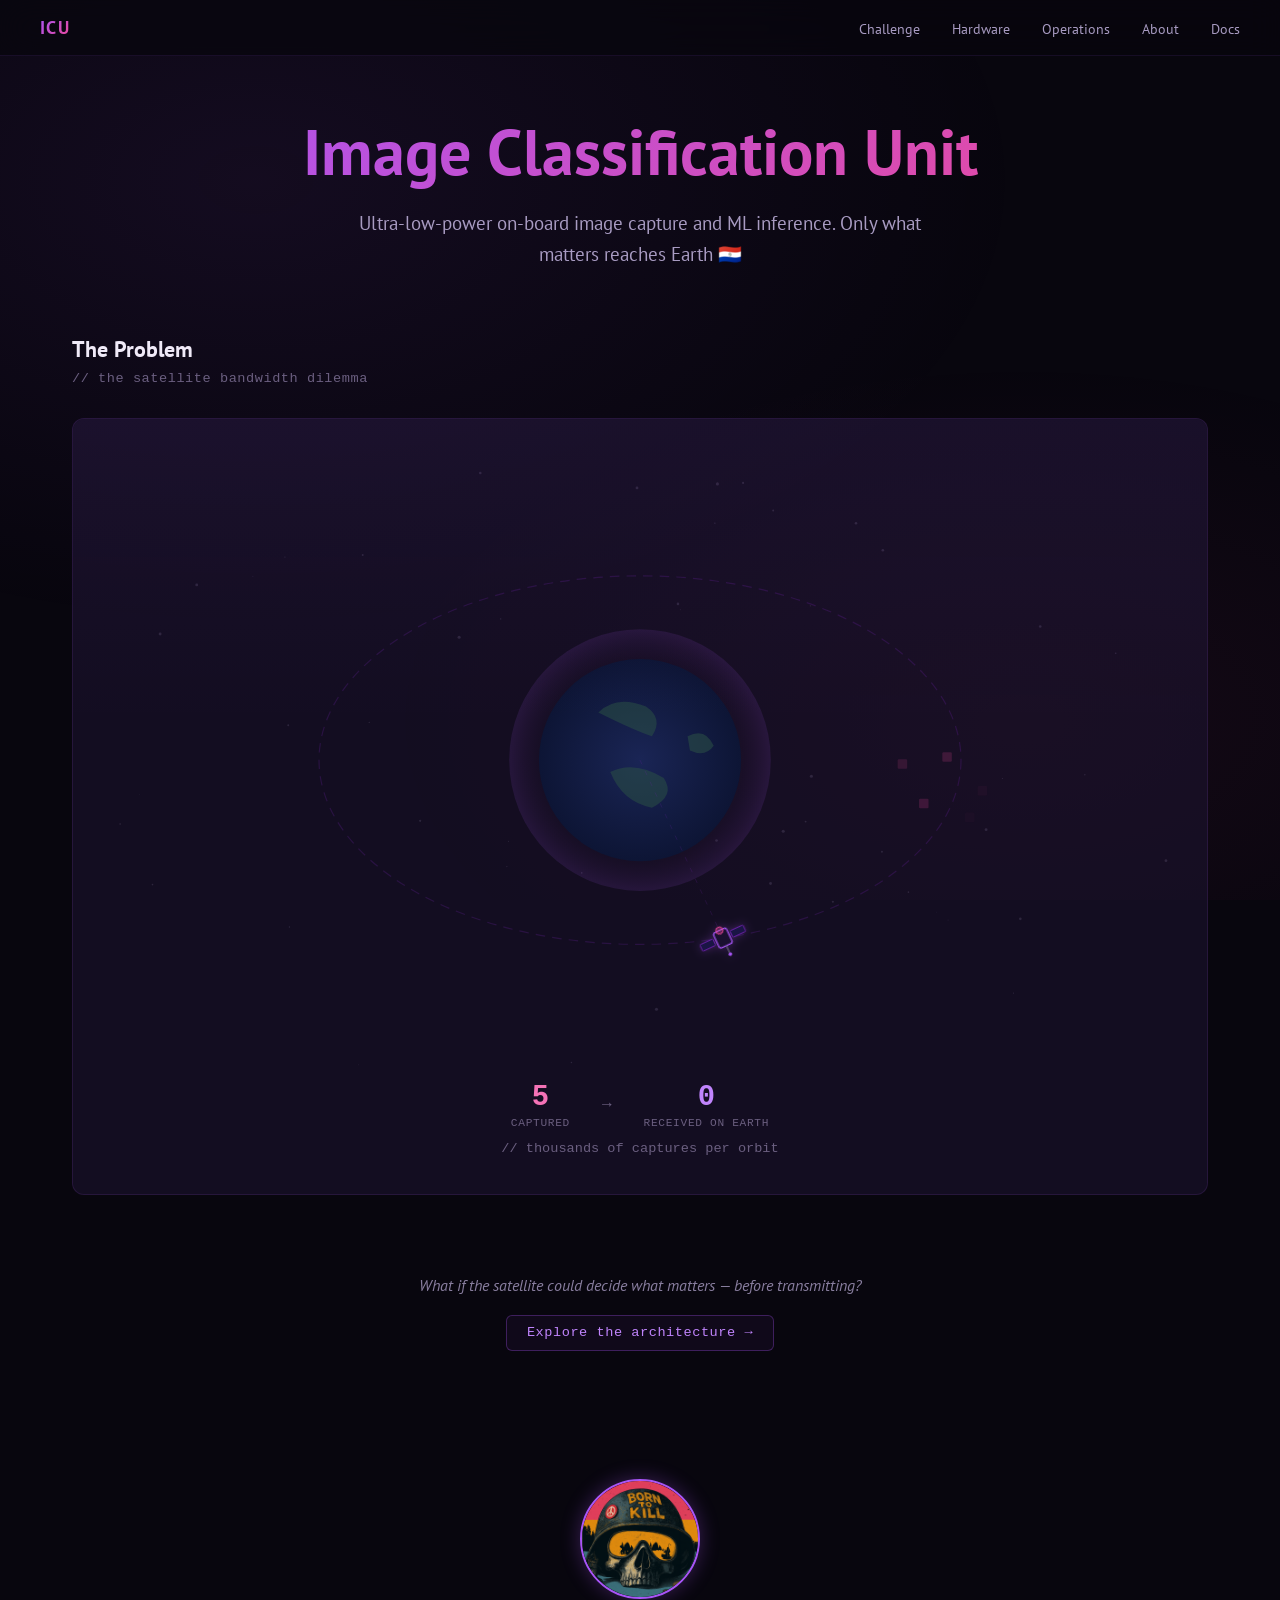
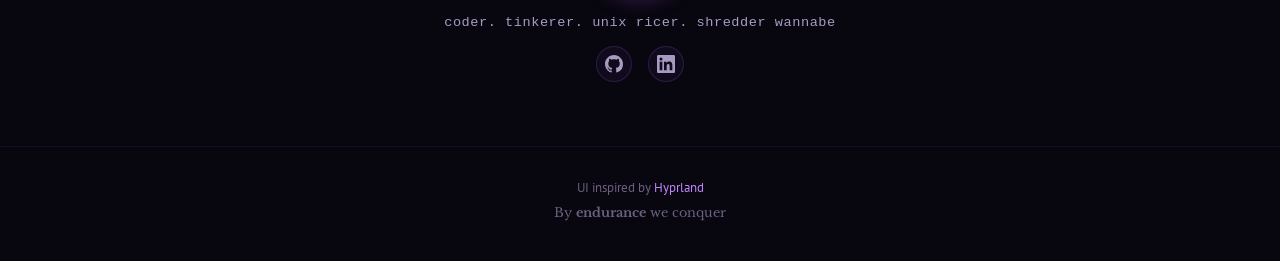
<file: docs_site/index.html>
<!doctype html>
<html lang="en">
  <head>
    <meta charset="utf-8" />
    <meta name="viewport" content="width=device-width, initial-scale=1" />
    <title>ICU — Image Classification Unit</title>
    <link rel="stylesheet" href="./styles/styles.css" />
    <link rel="stylesheet" href="./styles/problem.css" />
    <link rel="preconnect" href="https://fonts.googleapis.com" />
    <link rel="preconnect" href="https://fonts.gstatic.com" crossorigin />
    <link
      href="https://fonts.googleapis.com/css2?family=PT+Sans:ital,wght@0,400;0,700;1,400;1,700&display=swap"
      rel="stylesheet"
    />
    <link
      href="https://fonts.googleapis.com/css2?family=Libre+Baskerville:ital,wght@0,400..700;1,400..700&family=PT+Sans:ital,wght@0,400;0,700;1,400;1,700&display=swap"
      rel="stylesheet"
    />
    <script src="./scripts/script.js" defer></script>
    <script src="./scripts/problem.js" defer></script>
  </head>
  <body>
    <header>
      <nav>
        <a class="logo" href="#">ICU</a>
        <ul class="nav-links">
          <li><a href="#problem">Challenge</a></li>
          <li><a href="./pages/architecture.html#hardware">Hardware</a></li>
          <li><a href="./pages/architecture.html#operations">Operations</a></li>
          <li><a href="#about">About</a></li>
          <li class="nav-dropdown">
            <a href="#" class="nav-dropdown-toggle">Docs</a>
            <ul class="nav-dropdown-menu">
              <li><a href="./mcu/index.html">MCU Reference</a></li>
              <li><a href="./sbc/index.html">SBC Reference</a></li>
            </ul>
          </li>
        </ul>
      </nav>
    </header>

    <main>
      <section class="hero">
        <h1>Image Classification Unit</h1>
        <p>
          Ultra-low-power on-board image capture and ML inference. Only what
          matters reaches Earth <span>🇵🇾</span>
        </p>
      </section>

      <section class="diagram-section" id="problem">
        <h2>The Problem</h2>
        <p class="section-sub">// the satellite bandwidth dilemma</p>

        <div class="diagram-container">
          <svg
            class="problem-diagram"
            viewBox="0 0 900 520"
            xmlns="http://www.w3.org/2000/svg"
            role="img"
            aria-label="Animated satellite orbiting Earth, showing bandwidth and power constraints"
          >
            <defs>
              <radialGradient id="earth-grad" cx="50%" cy="50%" r="50%">
                <stop class="earth-grad-core" offset="0%" />
                <stop class="earth-grad-edge" offset="100%" />
              </radialGradient>
              <radialGradient id="earth-atmo-grad" cx="50%" cy="50%" r="50%">
                <stop class="atmo-grad-inner" offset="60%" />
                <stop class="atmo-grad-outer" offset="100%" />
              </radialGradient>
              <path
                id="orbit-path"
                d="M 720,260 A 270,155 0 0,1 180,260 A 270,155 0 0,1 720,260"
              />
            </defs>

            <!-- Earth -->
            <circle class="earth-atmo" cx="450" cy="260" r="110" />
            <circle class="earth-body" cx="450" cy="260" r="85" />
            <path
              class="earth-land"
              d="M 415,220 Q 430,205 455,215 Q 470,225 460,240 Q 445,235 415,220 Z"
            />
            <path
              class="earth-land"
              d="M 425,270 Q 445,260 470,275 Q 480,290 460,300 Q 435,295 425,270 Z"
            />
            <path
              class="earth-land"
              d="M 490,240 Q 505,232 512,248 Q 505,258 492,252 Z"
            />

            <!-- Orbit ring -->
            <ellipse class="orbit-ring" cx="450" cy="260" rx="270" ry="155" />

            <!-- Data link beam (endpoints set by JS) -->
            <line
              class="data-link"
              id="data-link"
              x1="450"
              y1="260"
              x2="450"
              y2="260"
            />

            <!-- Satellite (translated by JS) -->
            <g class="satellite-group" id="satellite">
              <rect
                class="sat-panel"
                x="-20"
                y="-3"
                width="12"
                height="6"
                rx="1"
              />
              <rect
                class="sat-panel"
                x="8"
                y="-3"
                width="12"
                height="6"
                rx="1"
              />
              <rect
                class="sat-body"
                x="-6"
                y="-7"
                width="12"
                height="14"
                rx="2"
              />
              <line class="sat-antenna" x1="0" y1="-7" x2="0" y2="-14" />
              <circle class="sat-antenna-tip" cx="0" cy="-15" r="1.5" />
              <circle class="sat-lens" cx="0" cy="7" r="3" />
              <circle class="sat-flash" cx="0" cy="7" r="15" />
            </g>
          </svg>

          <div class="problem-stats">
            <div class="stat stat-captured">
              <span class="stat-value" id="stat-captured">0</span>
              <span class="stat-label">captured</span>
            </div>
            <span class="stat-vs">&rarr;</span>
            <div class="stat stat-received">
              <span class="stat-value" id="stat-received">0</span>
              <span class="stat-label">received on Earth</span>
            </div>
          </div>

          <p class="problem-annotation" id="problem-annotation"></p>
        </div>

        <p class="problem-hook">
          What if the satellite could decide what matters &mdash; before
          transmitting?
        </p>

        <p class="problem-cta">
          <a href="./pages/architecture.html">Explore the architecture &rarr;</a>
        </p>
      </section>
    </main>

    <section class="about-section" id="about">
      <div class="about-card">
        <img
          class="about-photo"
          src="./public_assets/peace_bornToKill.png"
          alt="Photo of the author"
        />
        <p class="about-tagline">
          coder. tinkerer. unix ricer. shredder wannabe
        </p>
        <nav class="about-socials">
          <a
            href="#"
            target="_blank"
            rel="noopener noreferrer"
            aria-label="GitHub"
          >
            <svg viewBox="0 0 24 24" xmlns="http://www.w3.org/2000/svg">
              <path
                d="M12 0C5.37 0 0 5.37 0 12c0 5.31 3.435 9.795 8.205 11.385.6.105.825-.255.825-.57 0-.285-.015-1.23-.015-2.235-3.015.555-3.795-.735-4.035-1.41-.135-.345-.72-1.41-1.23-1.695-.42-.225-1.02-.78-.015-.795.945-.015 1.62.87 1.845 1.23 1.08 1.815 2.805 1.305 3.495.99.105-.78.42-1.305.765-1.605-2.67-.3-5.46-1.335-5.46-5.925 0-1.305.465-2.385 1.23-3.225-.12-.3-.54-1.53.12-3.18 0 0 1.005-.315 3.3 1.23.96-.27 1.98-.405 3-.405s2.04.135 3 .405c2.295-1.56 3.3-1.23 3.3-1.23.66 1.65.24 2.88.12 3.18.765.84 1.23 1.905 1.23 3.225 0 4.605-2.805 5.625-5.475 5.925.435.375.81 1.095.81 2.22 0 1.605-.015 2.895-.015 3.3 0 .315.225.69.825.57A12.02 12.02 0 0024 12c0-6.63-5.37-12-12-12z"
              />
            </svg>
          </a>
          <a
            href="#"
            target="_blank"
            rel="noopener noreferrer"
            aria-label="LinkedIn"
          >
            <svg viewBox="0 0 24 24" xmlns="http://www.w3.org/2000/svg">
              <path
                d="M20.447 20.452h-3.554v-5.569c0-1.328-.027-3.037-1.852-3.037-1.853 0-2.136 1.445-2.136 2.939v5.667H9.351V9h3.414v1.561h.046c.477-.9 1.637-1.85 3.37-1.85 3.601 0 4.267 2.37 4.267 5.455v6.286zM5.337 7.433a2.062 2.062 0 01-2.063-2.065 2.064 2.064 0 112.063 2.065zm1.782 13.019H3.555V9h3.564v11.452zM22.225 0H1.771C.792 0 0 .774 0 1.729v20.542C0 23.227.792 24 1.771 24h20.451C23.2 24 24 23.227 24 22.271V1.729C24 .774 23.2 0 22.222 0h.003z"
              />
            </svg>
          </a>
        </nav>
      </div>
    </section>

    <footer>
      <p class="footer-credit">
        UI inspired by
        <a href="https://hypr.land/" target="_blank" rel="noopener noreferrer"
          >Hyprland</a
        >
      </p>
      <p id="footer-quote"></p>
    </footer>
  </body>
</html>
</file>
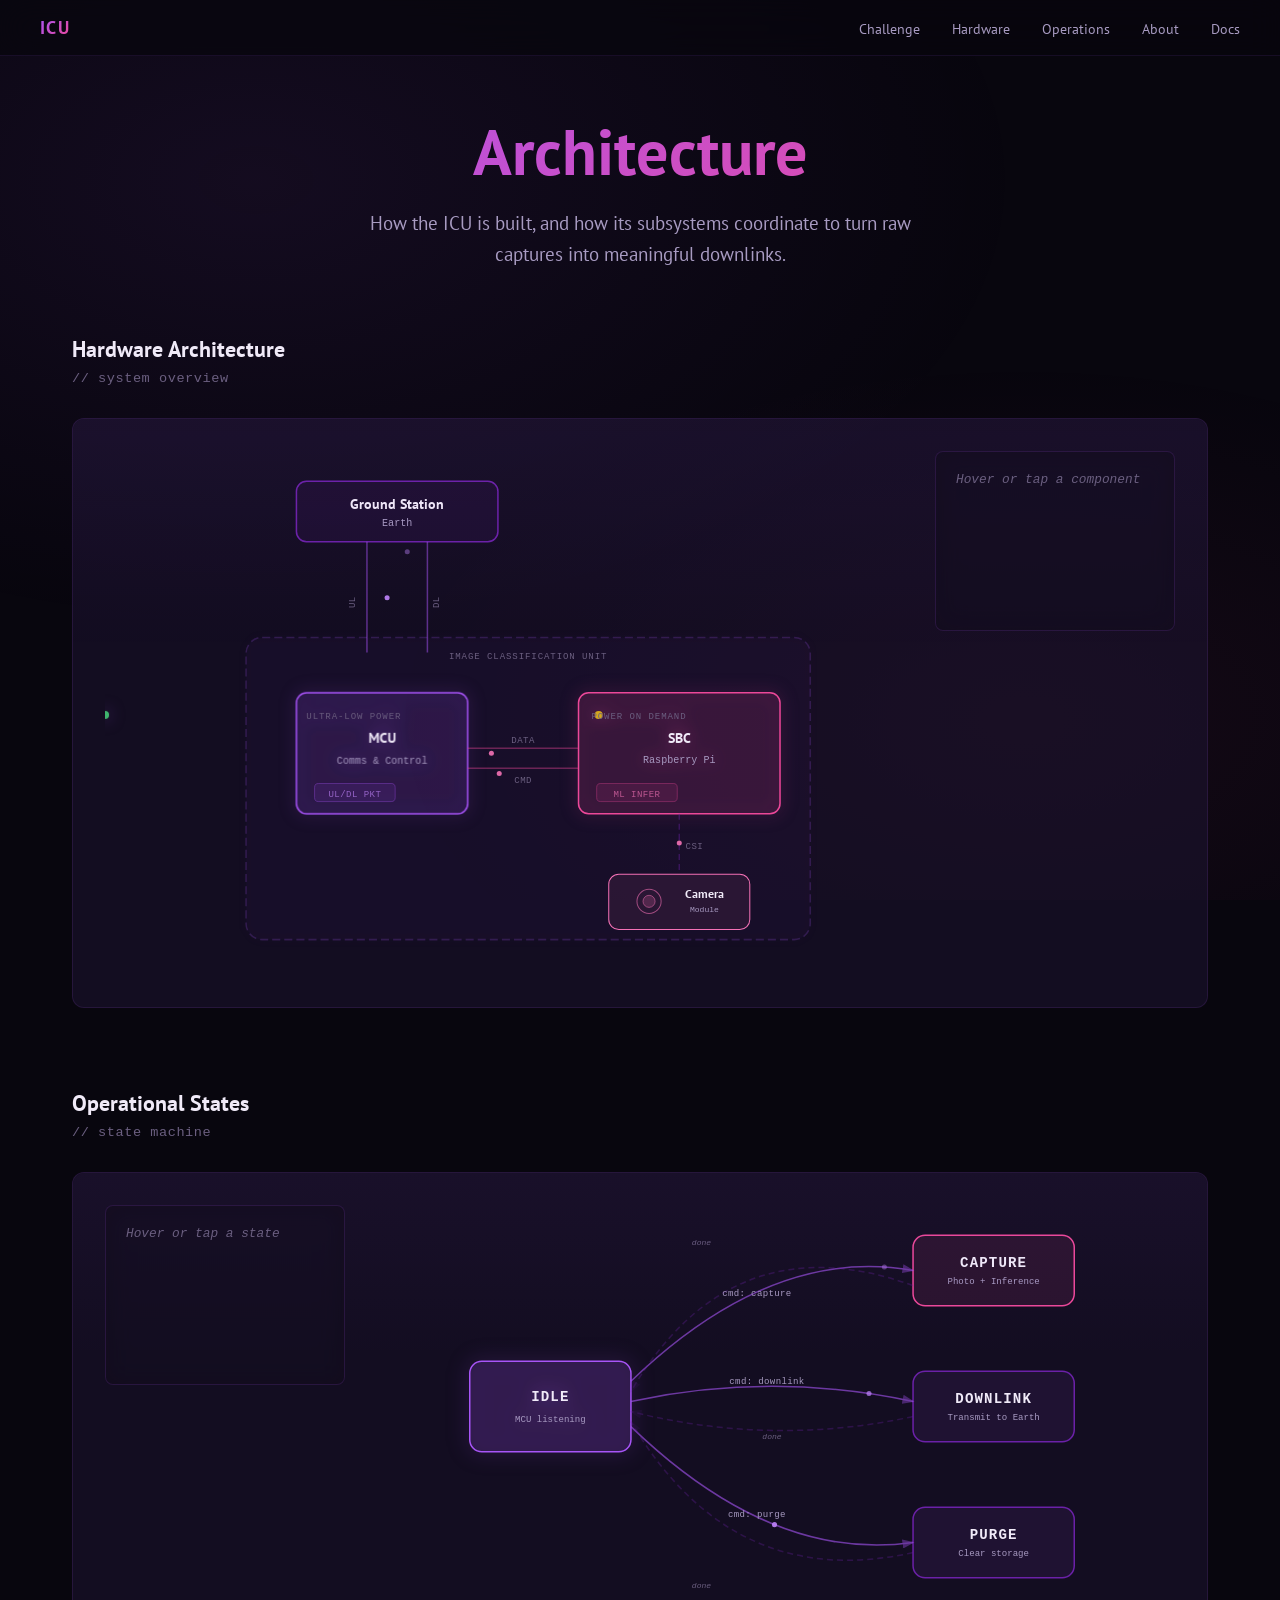
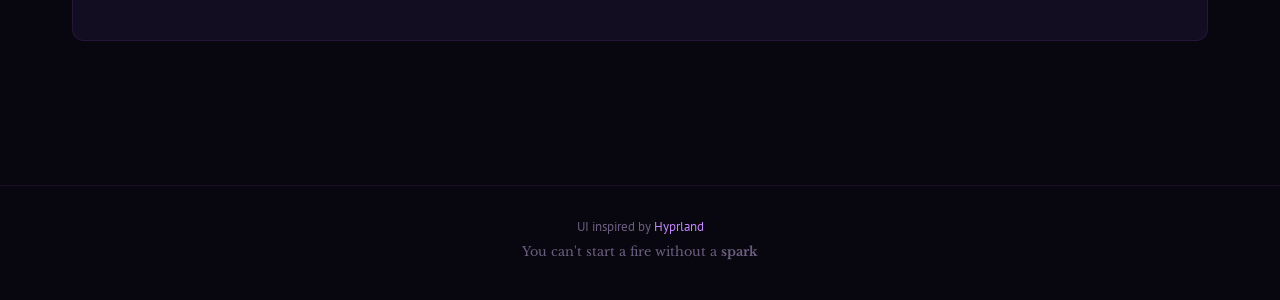
<file: docs_site/pages/architecture.html>
<!doctype html>
<html lang="en">
  <head>
    <meta charset="utf-8" />
    <meta name="viewport" content="width=device-width, initial-scale=1" />
    <title>ICU — Architecture</title>
    <link rel="stylesheet" href="../styles/styles.css" />
    <link rel="stylesheet" href="../styles/architecture.css" />
    <link rel="preconnect" href="https://fonts.googleapis.com" />
    <link rel="preconnect" href="https://fonts.gstatic.com" crossorigin />
    <link
      href="https://fonts.googleapis.com/css2?family=PT+Sans:ital,wght@0,400;0,700;1,400;1,700&display=swap"
      rel="stylesheet"
    />
    <link
      href="https://fonts.googleapis.com/css2?family=Libre+Baskerville:ital,wght@0,400..700;1,400..700&family=PT+Sans:ital,wght@0,400;0,700;1,400;1,700&display=swap"
      rel="stylesheet"
    />
    <script src="../scripts/script.js" defer></script>
    <script src="../scripts/architecture.js" defer></script>
  </head>
  <body>
    <header>
      <nav>
        <a class="logo" href="../index.html">ICU</a>
        <ul class="nav-links">
          <li><a href="../index.html#problem">Challenge</a></li>
          <li><a href="#hardware">Hardware</a></li>
          <li><a href="#operations">Operations</a></li>
          <li><a href="../index.html#about">About</a></li>
          <li class="nav-dropdown">
            <a href="#" class="nav-dropdown-toggle">Docs</a>
            <ul class="nav-dropdown-menu">
              <li><a href="../mcu/index.html">MCU Reference</a></li>
              <li><a href="../sbc/index.html">SBC Reference</a></li>
            </ul>
          </li>
        </ul>
      </nav>
    </header>

    <main>
      <section class="hero">
        <h1>Architecture</h1>
        <p>
          How the ICU is built, and how its subsystems coordinate to turn raw
          captures into meaningful downlinks.
        </p>
      </section>

      <section class="diagram-section" id="hardware">
        <h2>Hardware Architecture</h2>
        <p class="section-sub">// system overview</p>

        <div class="diagram-container">
          <svg
            class="hw-diagram"
            viewBox="0 0 800 520"
            xmlns="http://www.w3.org/2000/svg"
            role="img"
            aria-label="ICU hardware architecture diagram showing MCU, SBC, camera, and ground station"
          >
            <defs>
              <!-- Flow animation paths (consumed by JS) -->
              <path id="path-earth-mcu" d="M 280 90 L 280 200" />
              <path id="path-mcu-earth" d="M 300 200 L 300 90" />
              <path id="path-mcu-sbc" d="M 370 300 L 470 300" />
              <path id="path-sbc-mcu" d="M 470 320 L 370 320" />
              <path id="path-cam-sbc" d="M 570 420 L 570 360" />
            </defs>

            <!-- Ground Station -->
            <g class="component-box" data-component="earth">
              <rect
                class="component-bg earth-bg"
                x="190"
                y="30"
                width="200"
                height="60"
              />
              <text class="label-main" x="290" y="58">Ground Station</text>
              <text class="label-sub" x="290" y="74">Earth</text>
            </g>

            <!-- Earth <-> MCU connections -->
            <g class="connections">
              <line
                class="conn-line conn-purple"
                x1="260"
                y1="90"
                x2="260"
                y2="200"
              />
              <line
                class="conn-line conn-purple"
                x1="320"
                y1="90"
                x2="320"
                y2="200"
              />
              <text
                class="conn-label"
                x="248"
                y="150"
                transform="rotate(-90, 248, 150)"
              >
                UL
              </text>
              <text
                class="conn-label"
                x="332"
                y="150"
                transform="rotate(-90, 332, 150)"
              >
                DL
              </text>
            </g>

            <!-- ICU Boundary -->
            <rect
              class="icu-boundary"
              x="140"
              y="185"
              width="560"
              height="300"
            />
            <text class="label-tag" x="420" y="206">
              Image Classification Unit
            </text>

            <!-- MCU -->
            <g class="component-box component-mcu" data-component="mcu">
              <rect
                class="component-bg mcu-bg"
                x="190"
                y="240"
                width="170"
                height="120"
              />
              <text class="label-main" x="275" y="290">MCU</text>
              <text class="label-sub" x="275" y="310">Comms &amp; Control</text>
              <circle class="power-dot power-dot-mcu" x="210" cy="262" />
              <text class="label-tag" x="247" y="266">ultra-low power</text>
            </g>

            <!-- MCU <-> SBC connections -->
            <g class="connections">
              <line
                class="conn-line conn-pink"
                x1="360"
                y1="295"
                x2="470"
                y2="295"
              />
              <line
                class="conn-line conn-pink"
                x1="360"
                y1="315"
                x2="470"
                y2="315"
              />
              <text class="conn-label" x="415" y="290">DATA</text>
              <text class="conn-label" x="415" y="330">CMD</text>
            </g>

            <!-- SBC (Raspberry Pi) -->
            <g class="component-box component-sbc" data-component="sbc">
              <rect
                class="component-bg sbc-bg"
                x="470"
                y="240"
                width="200"
                height="120"
              />
              <text class="label-main" x="570" y="290">SBC</text>
              <text class="label-sub" x="570" y="310">Raspberry Pi</text>
              <circle class="power-dot power-dot-sbc" cx="490" cy="262" />
              <text class="label-tag" x="530" y="266">power on demand</text>
            </g>

            <!-- Camera -> SBC connection -->
            <g class="connections">
              <line
                class="conn-line conn-dim"
                x1="570"
                y1="360"
                x2="570"
                y2="420"
              />
              <text class="conn-label" x="585" y="395">CSI</text>
            </g>

            <!-- Camera Module -->
            <g class="component-box" data-component="camera">
              <rect
                class="component-bg cam-bg"
                x="500"
                y="420"
                width="140"
                height="55"
              />
              <circle class="lens-outer" cx="540" cy="447" />
              <circle class="lens-inner" cx="540" cy="447" />
              <text class="label-main label-sm" x="595" y="444">Camera</text>
              <text class="label-sub label-sm" x="595" y="458">Module</text>
            </g>

            <!-- SBC function badge -->
            <g class="badge badge-pink">
              <rect class="badge-bg" x="488" y="330" width="80" height="18" />
              <text class="badge-label" x="528" y="343">ML INFER</text>
            </g>

            <!-- MCU function badge -->
            <g class="badge badge-purple">
              <rect class="badge-bg" x="208" y="330" width="80" height="18" />
              <text class="badge-label" x="248" y="343">UL/DL PKT</text>
            </g>
          </svg>

          <!-- Info panel (grid cell, right column) -->
          <div class="info-panel" id="hw-info">
            <p class="info-prompt">Hover or tap a component</p>
            <div class="info-content">
              <h4 class="info-title"></h4>
              <p class="info-desc"></p>
              <div class="info-specs"></div>
            </div>
          </div>
        </div>
      </section>

      <section class="diagram-section" id="operations">
        <h2>Operational States</h2>
        <p class="section-sub">// state machine</p>

        <div class="diagram-container">
          <!-- Info panel (grid cell, left column) -->
          <div class="info-panel" id="sm-info">
            <p class="info-prompt">Hover or tap a state</p>
            <div class="info-content">
              <h4 class="info-title"></h4>
              <p class="info-desc"></p>
              <div class="info-specs"></div>
            </div>
          </div>

          <svg
            class="sm-diagram"
            viewBox="0 0 800 400"
            xmlns="http://www.w3.org/2000/svg"
            role="img"
            aria-label="ICU operational state machine showing IDLE, CAPTURE, DOWNLINK, and PURGE states"
          >
            <defs>
              <!-- Arrow markers (geometry only, styled via CSS) -->
              <marker
                id="sm-arrow-cmd"
                markerWidth="8"
                markerHeight="6"
                refX="7"
                refY="3"
                orient="auto"
              >
                <path class="arrow-fill-cmd" d="M 0 0 L 8 3 L 0 6 Z" />
              </marker>
              <marker
                id="sm-arrow-done"
                markerWidth="8"
                markerHeight="6"
                refX="7"
                refY="3"
                orient="auto"
              >
                <path class="arrow-fill-done" d="M 0 0 L 8 3 L 0 6 Z" />
              </marker>

              <!-- Flow paths for JS animation -->
              <path id="sm-idle-capture" d="M 260 175 Q 400 40 540 65" />
              <path id="sm-idle-downlink" d="M 260 195 Q 400 165 540 195" />
              <path id="sm-idle-purge" d="M 260 220 Q 400 355 540 335" />
              <path id="sm-capture-idle" d="M 540 80 Q 360 15 260 185" />
              <path id="sm-downlink-idle" d="M 540 210 Q 400 240 260 205" />
              <path id="sm-purge-idle" d="M 540 345 Q 360 385 260 215" />
            </defs>

            <!-- IDLE state (home) -->
            <g class="state-box state-idle" data-state="idle">
              <rect
                class="state-bg state-bg-primary"
                x="100"
                y="155"
                width="160"
                height="90"
              />
              <text class="state-label" x="180" y="195">IDLE</text>
              <text class="state-sub" x="180" y="215">MCU listening</text>
            </g>

            <!-- CAPTURE state -->
            <g class="state-box" data-state="capture">
              <rect
                class="state-bg state-bg-pink"
                x="540"
                y="30"
                width="160"
                height="70"
              />
              <text class="state-label" x="620" y="62">CAPTURE</text>
              <text class="state-sub" x="620" y="78">Photo + Inference</text>
            </g>

            <!-- DOWNLINK state -->
            <g class="state-box" data-state="downlink">
              <rect
                class="state-bg state-bg-accent"
                x="540"
                y="165"
                width="160"
                height="70"
              />
              <text class="state-label" x="620" y="197">DOWNLINK</text>
              <text class="state-sub" x="620" y="213">Transmit to Earth</text>
            </g>

            <!-- PURGE state -->
            <g class="state-box" data-state="purge">
              <rect
                class="state-bg state-bg-accent"
                x="540"
                y="300"
                width="160"
                height="70"
              />
              <text class="state-label" x="620" y="332">PURGE</text>
              <text class="state-sub" x="620" y="348">Clear storage</text>
            </g>

            <!-- Forward transitions (commands) -->
            <g class="transitions">
              <path
                class="transition-line transition-cmd"
                d="M 260 175 Q 400 40 540 65"
              />
              <path
                class="transition-line transition-cmd"
                d="M 260 195 Q 400 165 540 195"
              />
              <path
                class="transition-line transition-cmd"
                d="M 260 220 Q 400 355 540 335"
              />
            </g>

            <!-- Return transitions (done) -->
            <g class="transitions">
              <path
                class="transition-line transition-done"
                d="M 540 80 Q 360 15 260 185"
              />
              <path
                class="transition-line transition-done"
                d="M 540 210 Q 400 240 260 205"
              />
              <path
                class="transition-line transition-done"
                d="M 540 345 Q 360 385 260 215"
              />
            </g>

            <!-- Transition labels -->
            <text class="transition-label" x="385" y="90">cmd: capture</text>
            <text class="transition-label" x="395" y="178">cmd: downlink</text>
            <text class="transition-label" x="385" y="310">cmd: purge</text>
            <text class="transition-label-done" x="330" y="40">done</text>
            <text class="transition-label-done" x="400" y="232">done</text>
            <text class="transition-label-done" x="330" y="380">done</text>
          </svg>
        </div>
      </section>
    </main>

    <footer>
      <p class="footer-credit">
        UI inspired by
        <a href="https://hypr.land/" target="_blank" rel="noopener noreferrer"
          >Hyprland</a
        >
      </p>
      <p id="footer-quote"></p>
    </footer>
  </body>
</html>
</file>
<file: docs_site/styles/styles.css>
/* === Reset & Base === */
*,
*::before,
*::after {
  margin: 0;
  padding: 0;
  box-sizing: border-box;
}

:root {
  --bg-deep: #08060e;
  --bg-surface: #110d1b;
  --bg-card: rgba(30, 20, 50, 0.55);
  --purple-dim: #6b21a8;
  --purple: #a855f7;
  --purple-bright: #c084fc;
  --pink: #ec4899;
  --pink-bright: #f472b6;
  --gradient-main: linear-gradient(135deg, var(--purple), var(--pink));
  --text-primary: #f0eaf8;
  --text-secondary: #a89bc2;
  --text-dim: #6b5f80;
  --font-display: 'PT Sans', system-ui, sans-serif;
  --font-mono: 'Courier New', monospace;
  --radius: 12px;
  --transition: 0.35s cubic-bezier(0.4, 0, 0.2, 1);
}

html {
  scroll-behavior: smooth;
}

body {
  font-family: var(--font-display);
  background: var(--bg-deep);
  color: var(--text-primary);
  min-height: 100vh;
  overflow-x: hidden;
}

/* === Ambient background === */
body::before {
  content: '';
  position: fixed;
  inset: 0;
  background:
    radial-gradient(
      ellipse 60% 50% at 20% 20%,
      rgba(168, 85, 247, 0.08),
      transparent
    ),
    radial-gradient(
      ellipse 50% 40% at 80% 80%,
      rgba(236, 72, 153, 0.06),
      transparent
    );
  pointer-events: none;
  z-index: 0;
}

/* === Header / Nav === */
header {
  position: fixed;
  top: 0;
  left: 0;
  right: 0;
  z-index: 100;
  padding: 1rem 2rem;
  background: rgba(8, 6, 14, 0.7);
  backdrop-filter: blur(16px);
  -webkit-backdrop-filter: blur(16px);
  border-bottom: 1px solid rgba(168, 85, 247, 0.1);
}

header nav {
  max-width: 1200px;
  margin: 0 auto;
  display: flex;
  align-items: center;
  justify-content: space-between;
}

.logo {
  font-size: 1.1rem;
  font-weight: 700;
  letter-spacing: 0.08em;
  text-decoration: none;
  background: var(--gradient-main);
  -webkit-background-clip: text;
  -webkit-text-fill-color: transparent;
  background-clip: text;
}

.nav-links {
  display: flex;
  gap: 2rem;
  list-style: none;
}

.nav-links a {
  color: var(--text-secondary);
  text-decoration: none;
  font-size: 0.9rem;
  transition: color var(--transition);
}

.nav-links a:hover {
  color: var(--text-primary);
}

/* === Nav Dropdown === */
.nav-dropdown {
  position: relative;
}

.nav-dropdown-toggle {
  cursor: pointer;
}

.nav-dropdown-menu {
  position: absolute;
  top: calc(100% + 0.75rem);
  right: 0;
  display: flex;
  flex-direction: column;
  gap: 0;
  min-width: 160px;
  background: rgba(17, 13, 27, 0.92);
  backdrop-filter: blur(16px);
  -webkit-backdrop-filter: blur(16px);
  border: 1px solid rgba(168, 85, 247, 0.15);
  border-radius: 8px;
  padding: 0.4rem 0;
  opacity: 0;
  visibility: hidden;
  transform: translateY(-4px);
  transition:
    opacity var(--transition),
    visibility var(--transition),
    transform var(--transition);
  list-style: none;
}

.nav-dropdown:hover .nav-dropdown-menu {
  opacity: 1;
  visibility: visible;
  transform: translateY(0);
}

.nav-dropdown-menu li {
  padding: 0;
}

.nav-dropdown-menu a {
  display: block;
  padding: 0.5rem 1rem;
  font-size: 0.85rem;
  color: var(--text-secondary);
  text-decoration: none;
  transition:
    color var(--transition),
    background var(--transition);
}

.nav-dropdown-menu a:hover {
  color: var(--text-primary);
  background: rgba(168, 85, 247, 0.1);
}

/* === Main === */
main {
  position: relative;
  z-index: 1;
  max-width: 1200px;
  margin: 0 auto;
  padding: 7rem 2rem 4rem;
}

/* === Hero === */
.hero {
  text-align: center;
  margin-bottom: 4rem;
  animation: fadeUp 0.8s ease-out both;
}

.hero h1 {
  font-size: clamp(3rem, 6vw, 4rem);
  font-weight: 700;
  line-height: 1.1;
  margin-bottom: 1rem;
  padding: 5px;
  background: var(--gradient-main);
  -webkit-background-clip: text;
  -webkit-text-fill-color: transparent;
  background-clip: text;
}

.hero p {
  font-size: clamp(1rem, 2vw, 1.2rem);
  color: var(--text-secondary);
  max-width: 600px;
  margin: 0 auto;
  line-height: 1.6;
}

/* === Diagram Section === */
.diagram-section {
  animation: fadeUp 0.8s ease-out 0.2s both;
}

.diagram-section h2 {
  font-size: 1.4rem;
  font-weight: 700;
  margin: 0.5rem auto;
  color: var(--text-primary);
}

.diagram-section .section-sub {
  color: var(--text-dim);
  font-size: 0.85rem;
  font-family: var(--font-mono);
  margin-bottom: 2rem;
  letter-spacing: 0.04em;
}

.diagram-container {
  position: relative;
  background: var(--bg-card);
  border: 1px solid rgba(168, 85, 247, 0.12);
  border-radius: var(--radius);
  padding: 2rem;
  backdrop-filter: blur(12px);
  -webkit-backdrop-filter: blur(12px);
  overflow: hidden;
  margin-bottom: 5rem;
}

.diagram-container::before {
  content: '';
  position: absolute;
  inset: 0;
  border-radius: var(--radius);
  background: linear-gradient(
    180deg,
    rgba(168, 85, 247, 0.04) 0%,
    transparent 40%
  );
  pointer-events: none;
}

/* === Animations === */
@keyframes fadeUp {
  from {
    opacity: 0;
    transform: translateY(24px);
  }
  to {
    opacity: 1;
    transform: translateY(0);
  }
}

/* === About === */
.about-section {
  position: relative;
  z-index: 1;
  max-width: 1200px;
  margin: 0 auto;
  padding: 4rem 2rem;
  text-align: center;
}

.about-card {
  display: flex;
  flex-direction: column;
  align-items: center;
  gap: 1rem;
}

.about-photo {
  width: 120px;
  height: 120px;
  border-radius: 50%;
  object-fit: cover;
  border: 2px solid var(--purple);
  box-shadow: 0 0 20px rgba(168, 85, 247, 0.3);
  transition: box-shadow var(--transition);
}

.about-photo:hover {
  box-shadow:
    0 0 24px rgba(168, 85, 247, 0.4),
    0 0 48px rgba(236, 72, 153, 0.15);
}

.about-tagline {
  color: var(--text-secondary);
  font-family: var(--font-mono);
  font-size: 0.85rem;
  letter-spacing: 0.04em;
}

.about-socials {
  display: flex;
  gap: 1rem;
}

.about-socials a {
  display: flex;
  align-items: center;
  justify-content: center;
  width: 36px;
  height: 36px;
  border-radius: 50%;
  border: 1px solid rgba(168, 85, 247, 0.2);
  background: rgba(30, 20, 50, 0.4);
  transition:
    border-color var(--transition),
    background var(--transition),
    transform var(--transition);
}

.about-socials a:hover {
  border-color: var(--purple);
  background: rgba(168, 85, 247, 0.1);
  transform: translateY(-2px);
}

.about-socials svg {
  width: 18px;
  height: 18px;
  fill: var(--text-secondary);
  transition: fill var(--transition);
}

.about-socials a:hover svg {
  fill: var(--purple-bright);
}

/* === Footer === */
footer {
  position: relative;
  z-index: 1;
  padding: 2rem;
  border-top: 1px solid rgba(168, 85, 247, 0.1);
  text-align: center;
}

.footer-credit {
  font-size: 0.8rem;
  color: var(--text-dim);
}

#footer-quote {
  font-family: 'Libre Baskerville', serif;
  font-size: 0.8rem;
  font-optical-sizing: auto;
  font-weight: 400;
  color: var(--text-dim);
  font-style: normal;
  padding: 0.75%;
}

.footer-credit a {
  color: var(--purple-bright);
  text-decoration: none;
  transition: color var(--transition);
}

.footer-credit a:hover {
  color: var(--pink-bright);
}

/* === Responsive === */
@media (max-width: 640px) {
  main {
    padding: 6rem 1rem 3rem;
  }

  .diagram-container {
    padding: 1rem;
  }

  .nav-links {
    gap: 1rem;
  }
}
</file>
<file: docs_site/styles/problem.css>
/* === Problem Diagram — Base === */
.problem-diagram {
  width: 100%;
  height: auto;
  display: block;
}

/* === Problem Diagram — Earth === */
.problem-diagram .earth-grad-core {
  stop-color: #1a2555;
}

.problem-diagram .earth-grad-edge {
  stop-color: #0d1535;
}

.problem-diagram .atmo-grad-inner {
  stop-color: transparent;
}

.problem-diagram .atmo-grad-outer {
  stop-color: rgba(168, 85, 247, 0.12);
}

.problem-diagram .earth-body {
  fill: url(#earth-grad);
}

.problem-diagram .earth-atmo {
  fill: url(#earth-atmo-grad);
}

.problem-diagram .earth-land {
  fill: #2d5545;
  opacity: 0.5;
}

/* === Problem Diagram — Orbit === */
.problem-diagram .orbit-ring {
  fill: none;
  stroke: var(--purple-dim);
  stroke-width: 1;
  stroke-dasharray: 8 6;
  opacity: 0.25;
}

/* === Problem Diagram — Data link === */
.problem-diagram .data-link {
  stroke: var(--purple-dim);
  stroke-width: 0.8;
  stroke-dasharray: 4 6;
  opacity: 0.2;
}

/* === Problem Diagram — Satellite === */
.problem-diagram .satellite-group {
  filter: drop-shadow(0 0 4px rgba(168, 85, 247, 0.3));
}

.problem-diagram .sat-body {
  fill: #1a1030;
  stroke: var(--purple);
  stroke-width: 1;
}

.problem-diagram .sat-panel {
  fill: #1a1545;
  stroke: var(--purple-dim);
  stroke-width: 0.8;
}

.problem-diagram .sat-antenna {
  stroke: var(--text-dim);
  stroke-width: 1;
}

.problem-diagram .sat-antenna-tip {
  fill: var(--purple);
}

.problem-diagram .sat-lens {
  fill: rgba(236, 72, 153, 0.3);
  stroke: var(--pink);
  stroke-width: 0.8;
}

.problem-diagram .sat-flash {
  fill: rgba(200, 180, 255, 0.6);
  opacity: 0;
  pointer-events: none;
}

.problem-diagram .sat-flash.flash-active {
  animation: camera-flash 0.35s ease-out forwards;
}

/* === Problem Diagram — Image squares (JS-created) === */
.problem-diagram .img-square {
  width: 8px;
  height: 8px;
  rx: 1;
  fill: var(--pink);
  opacity: 0;
}

.problem-diagram .img-delivered {
  fill: var(--purple-bright);
}

/* === Problem Diagram — Stars (JS-created) === */
.problem-diagram .star {
  fill: var(--text-dim);
  opacity: 0.3;
  animation: twinkle 3s ease-in-out infinite;
}

/* === Problem Stats === */
.problem-stats {
  display: flex;
  align-items: center;
  justify-content: center;
  gap: 2rem;
  padding: 0.75rem 0;
}

.problem-stats .stat {
  display: flex;
  flex-direction: column;
  align-items: center;
  gap: 0.2rem;
}

.problem-stats .stat-value {
  font-family: var(--font-mono);
  font-size: 1.8rem;
  font-weight: 700;
  min-width: 3ch;
  text-align: center;
}

.stat-captured .stat-value {
  color: var(--pink-bright);
}

.stat-received .stat-value {
  color: var(--purple-bright);
}

.problem-stats .stat-label {
  font-family: var(--font-mono);
  font-size: 0.7rem;
  color: var(--text-dim);
  text-transform: uppercase;
  letter-spacing: 0.06em;
}

.problem-stats .stat-vs {
  font-family: var(--font-mono);
  font-size: 1rem;
  color: var(--text-dim);
}

/* === Problem Annotation === */
.problem-annotation {
  font-family: var(--font-mono);
  font-size: 0.85rem;
  color: var(--text-dim);
  text-align: center;
  min-height: 1.5em;
  transition: opacity 0.4s ease;
}

.problem-annotation.ann-fading {
  opacity: 0;
}

/* === Problem Hook === */
.problem-hook {
  text-align: center;
  color: var(--text-secondary);
  font-size: 1rem;
  margin-top: 2rem;
  font-style: italic;
  opacity: 0.8;
}

/* === Problem CTA — links out to architecture page === */
.problem-cta {
  text-align: center;
  margin-top: 1.25rem;
}

.problem-cta a {
  display: inline-block;
  font-family: var(--font-mono);
  font-size: 0.85rem;
  letter-spacing: 0.04em;
  color: var(--purple-bright);
  text-decoration: none;
  padding: 0.6rem 1.25rem;
  border: 1px solid rgba(168, 85, 247, 0.3);
  border-radius: 6px;
  background: rgba(168, 85, 247, 0.05);
  transition:
    border-color var(--transition),
    background var(--transition),
    color var(--transition),
    transform var(--transition);
}

.problem-cta a:hover {
  border-color: var(--purple);
  background: rgba(168, 85, 247, 0.12);
  color: var(--pink-bright);
  transform: translateY(-2px);
}

/* === Animations === */
@keyframes camera-flash {
  from {
    opacity: 0.7;
  }
  to {
    opacity: 0;
  }
}

@keyframes twinkle {
  0%,
  100% {
    opacity: 0.15;
  }
  50% {
    opacity: 0.5;
  }
}
</file>
<file: docs_site/styles/architecture.css>
/* === Architecture — Grid layouts === */
#hardware .diagram-container {
  display: grid;
  grid-template-columns: 1fr 240px;
  gap: 1.5rem;
  align-items: start;
}

#operations .diagram-container {
  display: grid;
  grid-template-columns: 240px 1fr;
  gap: 1.5rem;
  align-items: start;
}

/* === Hardware Diagram — Base === */
.hw-diagram {
  width: 100%;
  height: auto;
  display: block;
}

/* === Hardware Diagram — Component boxes === */
.hw-diagram .component-box {
  cursor: pointer;
  transition: filter var(--transition);
}

.hw-diagram .component-box:hover,
.hw-diagram .component-box.active {
  filter: brightness(1.3);
}

.hw-diagram .component-bg {
  rx: 10;
  ry: 10;
  stroke-width: 1.5;
  transition: stroke-width var(--transition);
}

.hw-diagram .component-box:hover .component-bg,
.hw-diagram .component-box.active .component-bg {
  stroke-width: 2;
}

/* === Hardware Diagram — Component glow === */
.hw-diagram .component-mcu {
  filter: drop-shadow(0 0 8px rgba(168, 85, 247, 0.5));
}

.hw-diagram .component-mcu:hover,
.hw-diagram .component-mcu.active {
  filter: drop-shadow(0 0 8px rgba(168, 85, 247, 0.5)) brightness(1.3);
}

.hw-diagram .component-sbc {
  filter: drop-shadow(0 0 8px rgba(236, 72, 153, 0.5));
}

.hw-diagram .component-sbc:hover,
.hw-diagram .component-sbc.active {
  filter: drop-shadow(0 0 8px rgba(236, 72, 153, 0.5)) brightness(1.3);
}

/* === Hardware Diagram — ICU boundary === */
.hw-diagram .icu-boundary {
  fill: rgba(168, 85, 247, 0.03);
  stroke: rgba(168, 85, 247, 0.2);
  stroke-width: 1.5;
  stroke-dasharray: 8 4;
  rx: 16;
  ry: 16;
  filter: drop-shadow(0 0 4px rgba(168, 85, 247, 0.25));
}

/* === Hardware Diagram — Component fills === */
.hw-diagram .mcu-bg {
  fill: rgba(168, 85, 247, 0.1);
  stroke: var(--purple);
}

.hw-diagram .sbc-bg {
  fill: rgba(236, 72, 153, 0.1);
  stroke: var(--pink);
}

.hw-diagram .cam-bg {
  fill: rgba(244, 114, 182, 0.08);
  stroke: var(--pink-bright);
  stroke-width: 1;
}

.hw-diagram .earth-bg {
  fill: rgba(107, 33, 168, 0.1);
  stroke: var(--purple-dim);
}

/* === Hardware Diagram — Labels === */
.hw-diagram .label-main {
  fill: var(--text-primary);
  font-family: var(--font-display);
  font-size: 14px;
  font-weight: 700;
  text-anchor: middle;
}

.hw-diagram .label-sub {
  fill: var(--text-secondary);
  font-family: var(--font-mono);
  font-size: 10px;
  text-anchor: middle;
}

.hw-diagram .label-tag {
  fill: var(--text-dim);
  font-family: var(--font-mono);
  font-size: 9px;
  text-anchor: middle;
  text-transform: uppercase;
  letter-spacing: 0.1em;
}

.hw-diagram .label-sm.label-main {
  font-size: 12px;
}

.hw-diagram .label-sm.label-sub {
  font-size: 8px;
}

/* === Hardware Diagram — Connection lines === */
.hw-diagram .conn-line {
  stroke-width: 1.5;
  fill: none;
}

.hw-diagram .conn-purple {
  stroke: var(--purple);
  opacity: 0.5;
}

.hw-diagram .conn-pink {
  stroke: var(--pink);
  opacity: 0.4;
}

.hw-diagram .conn-dim {
  stroke: var(--purple-dim);
  opacity: 0.4;
  stroke-dasharray: 6 4;
}

.hw-diagram .conn-label {
  fill: var(--text-dim);
  font-family: var(--font-mono);
  font-size: 9px;
  text-anchor: middle;
  letter-spacing: 0.05em;
}

/* === Hardware Diagram — Flow particles (JS-created) === */
.hw-diagram .flow-particle {
  r: 2.5;
  opacity: 0;
}

.hw-diagram .flow-purple {
  fill: var(--purple-bright);
}

.hw-diagram .flow-pink {
  fill: var(--pink-bright);
}

/* === Hardware Diagram — Power indicators === */
.hw-diagram .power-dot {
  r: 4;
  animation: pulse 2s ease-in-out infinite;
}

.hw-diagram .power-dot-mcu {
  fill: #4ade80;
  opacity: 0.8;
}

.hw-diagram .power-dot-sbc {
  fill: #facc15;
  opacity: 0.8;
  animation-delay: 0.3s;
}

/* === Hardware Diagram — Camera lens === */
.hw-diagram .lens-outer {
  r: 12;
  fill: none;
  stroke: var(--pink-bright);
  stroke-width: 1;
  opacity: 0.6;
}

.hw-diagram .lens-inner {
  r: 6;
  fill: rgba(244, 114, 182, 0.2);
  stroke: var(--pink-bright);
  stroke-width: 0.5;
}

/* === Hardware Diagram — Function badges === */
.hw-diagram .badge {
  opacity: 0.7;
}

.hw-diagram .badge-bg {
  rx: 4;
  stroke-width: 0.5;
}

.hw-diagram .badge-pink .badge-bg {
  fill: rgba(236, 72, 153, 0.15);
  stroke: var(--pink);
}

.hw-diagram .badge-purple .badge-bg {
  fill: rgba(168, 85, 247, 0.15);
  stroke: var(--purple);
}

.hw-diagram .badge-label {
  text-anchor: middle;
  font-family: var(--font-mono);
  font-size: 9px;
  letter-spacing: 0.05em;
}

.hw-diagram .badge-pink .badge-label {
  fill: var(--pink-bright);
}

.hw-diagram .badge-purple .badge-label {
  fill: var(--purple-bright);
}

/* === Info Panel (grid cell, replaces floating tooltip) === */
.info-panel {
  background: rgba(17, 13, 27, 0.6);
  backdrop-filter: blur(12px);
  -webkit-backdrop-filter: blur(12px);
  border: 1px solid rgba(168, 85, 247, 0.15);
  border-radius: 8px;
  padding: 1.25rem;
  min-height: 180px;
  transition: border-color var(--transition);
}

.info-panel.active {
  border-color: rgba(168, 85, 247, 0.3);
}

.info-panel .info-prompt {
  color: var(--text-dim);
  font-family: var(--font-mono);
  font-size: 0.8rem;
  font-style: italic;
}

.info-panel .info-content {
  display: none;
}

.info-panel.active .info-prompt {
  display: none;
}

.info-panel.active .info-content {
  display: block;
  animation: fadeUp 0.3s ease-out both;
}

.info-panel .info-title {
  font-size: 1rem;
  font-weight: 700;
  margin-bottom: 0.5rem;
  background: var(--gradient-main);
  -webkit-background-clip: text;
  -webkit-text-fill-color: transparent;
  background-clip: text;
}

.info-panel .info-desc {
  font-size: 0.8rem;
  color: var(--text-secondary);
  line-height: 1.6;
  margin-bottom: 0.75rem;
}

.info-panel .info-specs {
  padding-top: 0.5rem;
  border-top: 1px solid rgba(168, 85, 247, 0.15);
  font-family: var(--font-mono);
  font-size: 0.7rem;
  color: var(--text-dim);
  display: flex;
  flex-wrap: wrap;
  gap: 0.5rem;
}

/* === State Machine Diagram — Base === */
.sm-diagram {
  width: 100%;
  height: auto;
  display: block;
}

/* === State Machine — State boxes === */
.sm-diagram .state-box {
  cursor: pointer;
  transition: filter var(--transition);
}

.sm-diagram .state-box:hover,
.sm-diagram .state-box.active {
  filter: brightness(1.3);
}

.sm-diagram .state-bg {
  rx: 12;
  ry: 12;
  stroke-width: 1.5;
  transition: stroke-width var(--transition);
}

.sm-diagram .state-box:hover .state-bg,
.sm-diagram .state-box.active .state-bg {
  stroke-width: 2;
}

.sm-diagram .state-bg-primary {
  fill: rgba(168, 85, 247, 0.15);
  stroke: var(--purple);
}

.sm-diagram .state-bg-pink {
  fill: rgba(236, 72, 153, 0.1);
  stroke: var(--pink);
}

.sm-diagram .state-bg-accent {
  fill: rgba(168, 85, 247, 0.08);
  stroke: var(--purple-dim);
}

.sm-diagram .state-idle {
  filter: drop-shadow(0 0 10px rgba(168, 85, 247, 0.5));
}

.sm-diagram .state-idle:hover,
.sm-diagram .state-idle.active {
  filter: drop-shadow(0 0 10px rgba(168, 85, 247, 0.5)) brightness(1.3);
}

/* === State Machine — Labels === */
.sm-diagram .state-label {
  fill: var(--text-primary);
  font-family: var(--font-mono);
  font-size: 14px;
  font-weight: 700;
  text-anchor: middle;
  letter-spacing: 0.08em;
}

.sm-diagram .state-sub {
  fill: var(--text-secondary);
  font-family: var(--font-mono);
  font-size: 9px;
  text-anchor: middle;
}

/* === State Machine — Transitions === */
.sm-diagram .transition-line {
  fill: none;
  stroke-width: 1.5;
}

.sm-diagram .transition-cmd {
  stroke: var(--purple);
  opacity: 0.6;
  marker-end: url(#sm-arrow-cmd);
}

.sm-diagram .transition-done {
  stroke: var(--purple-dim);
  opacity: 0.3;
  stroke-dasharray: 6 4;
  marker-end: url(#sm-arrow-done);
}

.sm-diagram .transition-label {
  fill: var(--text-secondary);
  font-family: var(--font-mono);
  font-size: 9px;
  text-anchor: middle;
  letter-spacing: 0.04em;
}

.sm-diagram .transition-label-done {
  fill: var(--text-dim);
  font-family: var(--font-mono);
  font-size: 8px;
  text-anchor: middle;
  font-style: italic;
}

/* === State Machine — Arrow markers === */
.sm-diagram .arrow-fill-cmd {
  fill: var(--purple);
  opacity: 0.6;
}

.sm-diagram .arrow-fill-done {
  fill: var(--purple-dim);
  opacity: 0.3;
}

/* === State Machine — Flow particles (JS-created) === */
.sm-diagram .flow-particle {
  r: 2.5;
  opacity: 0;
}

.sm-diagram .flow-purple {
  fill: var(--purple-bright);
}

/* === Animations === */
@keyframes pulse {
  0%,
  100% {
    opacity: 0.6;
  }
  50% {
    opacity: 1;
  }
}

/* === Responsive === */
@media (max-width: 768px) {
  #hardware .diagram-container,
  #operations .diagram-container {
    grid-template-columns: 1fr;
  }

  /* Panel always below diagram on mobile */
  .info-panel {
    order: 2;
    min-height: auto;
  }
}
</file>
